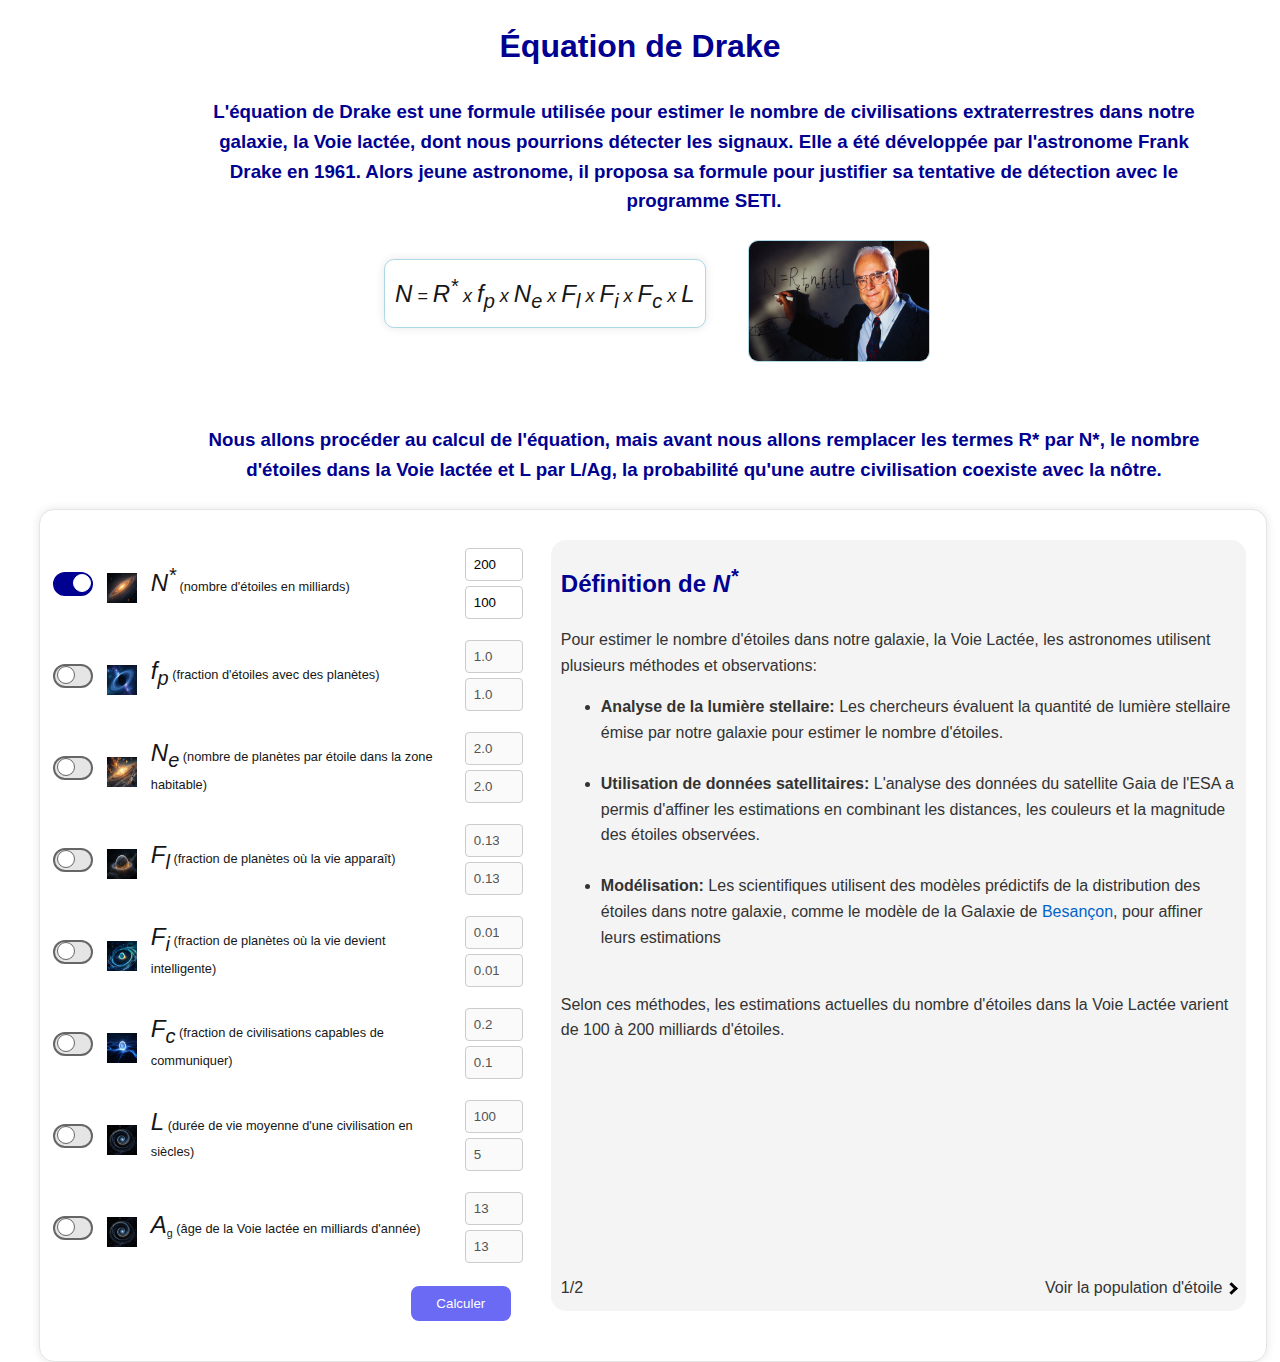
<file: index.html>
<!DOCTYPE html>
<html lang="fr">
<head>
    <meta charset="UTF-8">
    <meta name="viewport" content="width=device-width, initial-scale=1.0">
    <title>Équation de Drake</title>
    <link rel="stylesheet" href="styles.css">
    <link rel="stylesheet" href="switch.css">
    <script src="js/jquery-3.7.1.min.js"></script>
    <script src="js/echarts.min.js"></script>
</head>
<body>
    <h1>Équation de Drake</h1>
    <h3>L'équation de Drake est une formule utilisée pour estimer le nombre de civilisations extraterrestres dans notre galaxie, la Voie lactée, dont nous pourrions détecter les signaux.
    Elle a été développée par l'astronome Frank Drake en 1961. Alors jeune astronome, il proposa sa formule pour justifier sa tentative de détection
	avec le programme SETI.</h3>
    <p class="equation"><i>N</i> =  <i>R<sup>*</sup></i> x  <i>f<sub>p</sub></i> x <i>N<sub>e</sub></i> x <i>F<sub>l</sub></i> x <i>F<sub>i</sub></i> x <i>F<sub>c</sub></i> x <i>L</i></p>
    <img id="portrait" src="images/Drake.jpg" alt="Franck Drake">
    <h3>Nous allons procéder au calcul de l'équation, mais avant nous allons remplacer les termes R* par N*, le nombre d'étoiles dans la Voie lactée et L par L/Ag, la probabilité qu'une autre civilisation coexiste avec la nôtre.</h3>
    <div class="container">
        <div id="drake">
            <div class="form-group" id="r">
                <table>
                    <tr>
                        <td>
                            <label class="switch">
                                <input type="checkbox" id="toggleSwitch-r"  class="input-switch" checked>
                                <span class="slider"></span>
                            </label>
                        </td>
                        <td>
                            <img src="images/R.png" alt="R*">
                        </td>
                        <td>
                            <label for="R" class="td-label"> <i>N<sup>*</sup></i> (nombre d'étoiles en milliards)</label>
                        </td>
                        <td>
                            <input type="number" id="r-optimiste" name="R" step="10" value="200" required class="optimiste">
                            <input type="number" id="r-pessimiste" name="R" step="10" value="100" required class="pessimiste">
                        </td>
                    </tr>
                </table>
            </div>

            <div class="form-group" id="fp">
                <table>
                    <tr>
                        <td>
                            <label class="switch"><input type="checkbox" id="toggleSwitch-fp" class="input-switch"><span class="slider"></span></label>
                        </td>
                        <td>
                            <img src="images/fp.jpg" alt="fp">
                        </td>
                        <td>
                            <label for="fp" class="td-label"> <i>f<sub>p</sub></i> (fraction d'étoiles avec des planètes)</label>
                        </td>
                        <td>
                            <input type="number" id="fp-optimiste" name="fp" step="0.01" value="1.0" required class="optimiste" disabled>
                            <input type="number" id="fp-pessimiste" name="fp" step="0.01" value="1.0" required class="pessimiste" disabled>
                        </td>
                    </tr>
                </table>
            </div>

            <div class="form-group" id="ne">
                <table>
                    <tr>
                        <td>
                            <label class="switch">
                                <input type="checkbox" id="toggleSwitch-ne" class="input-switch">
                                <span class="slider"></span>
                            </label>
                        </td>
                        <td>
                            <img src="images/ne.jpg" alt="ne">
                        </td>
                        <td>
                            <label for="ne" class="td-label"><i>N<sub>e</sub></i> (nombre de planètes par étoile dans la zone habitable)</label>
                        </td>
                        <td>
                            <input type="number" id="ne-optimiste" name="ne" step="0.01" value="2.0" required class="optimiste">
                            <input type="number" id="ne-pessimiste" name="ne" step="0.01" value="2.0" required class="pessimiste">
                        </td>
                    </tr>
                </table>
            </div>

            <div class="form-group" id="fl">
                <table>
                    <tr>
                        <td>
                            <label class="switch">
                                <input type="checkbox" id="toggleSwitch-fl" class="input-switch">
                                <span class="slider"></span>
                            </label>
                        </td>
                        <td>
                            <img src="images/fl.jpg" alt="fl">
                        </td>
                        <td>
                            <label for="fl" class="td-label"><i>F<sub>l</sub></i> (fraction de planètes où la vie apparaît)</label>
                        </td>
                        <td>
                            <input type="number" id="fl-optimiste" name="fl" step="0.01" value="0.13" required class="optimiste">
                            <input type="number" id="fl-pessimiste" name="fl" step="0.01" value="0.13" required class="pessimiste">
                        </td>
                    </tr>
                </table>
            </div>

            <div class="form-group" id="fi">
                <table>
                    <tr>
                        <td>
                            <label class="switch">
                                <input type="checkbox" id="toggleSwitch-fi" class="input-switch">
                                <span class="slider"></span>
                            </label>
                        </td>
                        <td>
                            <img src="images/fi.jpg" alt="fi">
                        </td>
                        <td>
                            <label for="fi" class="td-label"><i>F<sub>i</sub></i> (fraction de planètes où la vie devient intelligente)</label>
                        </td>
                        <td>
                            <input type="number" id="fi-optimiste" name="fi" step="0.01" value="0.01" required class="optimiste">
                            <input type="number" id="fi-pessimiste" name="fi" step="0.01" value="0.01" required class="pessimiste">
                        </td>
                    </tr>
                </table>
            </div>

            <div class="form-group" id="fc">
                <table>
                    <tr>
                        <td>
                            <label class="switch">
                                <input type="checkbox" id="toggleSwitch-fc" class="input-switch">
                                <span class="slider"></span>
                            </label>
                        </td>
                        <td>
                            <img src="images/fc.jpg" alt="fc">
                        </td>
                        <td>
                            <label for="fc" class="td-label"><i>F<sub>c</sub></i> (fraction de civilisations capables de communiquer)</label>
                        </td>
                        <td>
                            <input type="number" id="fc-optimiste" name="fc" step="0.01" value="0.2" required class="optimiste" disabled>
                            <input type="number" id="fc-pessimiste" name="fc" step="0.01" value="0.1" required class="pessimiste" disabled>
                        </td>
                    </tr>
                </table>
            </div>

            <div class="form-group" id="l">
                <table>
                    <tr>
                        <td>
                            <label class="switch">
                                <input type="checkbox" id="toggleSwitch-l" class="input-switch">
                                <span class="slider"></span>
                            </label>
                        </td>
                        <td>
                            <img src="images/L.jpg" alt="L">
                        </td>
                        <td>
                            <label for="L" class="td-label"><i>L</i> (durée de vie moyenne d'une civilisation en siècles)</label>
                        </td>
                        <td>
                            <input type="number" id="l-optimiste" name="L" step="1" value="100" required class="optimiste">
                            <input type="number" id="l-pessimiste" name="L" step="1" value="5" required class="pessimiste">
                        </td>
                    </tr>
                </table>
            </div>

            <div class="form-group" id="a">
                <table>
                    <tr>
                        <td>
                            <label class="switch">
                                <input type="checkbox" id="toggleSwitch-a" class="input-switch">
                                <span class="slider"></span>
                            </label>
                        </td>
                        <td>
                            <img src="images/L.jpg" alt="Ag">
                        </td>
                        <td>
                            <label for="L" class="td-label"><i>A</i><sub>g</sub> (âge de la Voie lactée en milliards d'année)</label>
                        </td>
                        <td>
                            <input type="number" id="a-optimiste" name="A" step="1" value="13" required class="optimiste">
                            <input type="number" id="a-pessimiste" name="A" step="1" value="13" required class="pessimiste">
                        </td>
                    </tr>
                </table>
            </div>

            <button id="calcul">Calculer</button>
            <span id="result"></span>
        </div>
        <div id="explication-r" class="explication">
            <h2>Définition de  <i>N<sup>*</sup></i></h2>
            <p> Pour estimer le nombre d'étoiles dans notre galaxie, la Voie Lactée, les astronomes utilisent plusieurs méthodes et observations:
			<ul>
                <li><b>Analyse de la lumière stellaire:</b> Les chercheurs évaluent la quantité de lumière stellaire émise par notre galaxie pour estimer le nombre d'étoiles.</li><br>
                <li><b>Utilisation de données satellitaires:</b> L'analyse des données du satellite Gaia de l'ESA a permis d'affiner les estimations en combinant les distances, les couleurs et la magnitude des étoiles observées.</li><br>
                <li><b>Modélisation:</b> Les scientifiques utilisent des modèles prédictifs de la distribution des étoiles dans notre galaxie, comme le modèle de la Galaxie de <a href="#" class="fr-link" data-fr-opened="false" aria-controls="modal-besancon">Besançon</a>, pour affiner leurs estimations</li><br>
			</ul>
			<p>Selon ces méthodes, les estimations actuelles du nombre d'étoiles dans la Voie Lactée varient de 100 à 200 milliards d'étoiles.</p>
			<span class="page">1/2</span>
			<span class="next">Voir la population d'étoile <i id="n2" class="arrow right"></i></span>
        </div>
        <div id="explication-n2" class="explication">
			<div id="hr"></div>
			<div id="hr2">
                <ul>
                    <li><b>Type O:</b> ~3x10^<sup>-5</sup>% des étoiles. Etoiles très massives.</li><br>
                    <li><b>Type B:</b> ~0,13% des étoiles. Etoiles massives et chaudes.</li><br>
                    <li><b>Type A:</b> ~0,6% des étoiles. Etoiles de taille moyenne et chaudes.</li><br>
                    <li><b>Type F:</b> ~3% des étoiles. Etoiles de taille moyenne et modérément chaudes.</li><br>
                    <li><b>Type G:</b> ~7,6% des étoiles. Etoiles comme notre Soleil.</li><br>
                    <li><b>Type K:</b> ~12,1% des étoiles. Etoiles plus petites et plus froides que le Soleil.</li><br>
                    <li><b>Type M:</b> ~76,45% des étoiles. Etoiles les plus petites et les plus froides.</li><br>
                </ul>
            </div>
			<span class="page">2/2</span>
			<span class="next"><i id="n1" class="arrow left"></i> Retour</span>
        </div>
        <div id="explication-fp" class="explication" style="display: none";>
            <h2>Définition de <i>f<sub>p</sub></i></h2>
            <p> <i>f<sub>p</sub></i> représente la fraction des étoiles dans la Voie lactée qui possèdent un système planétaire. Depuis la découverte par Michel Mayor et Didier Queloz
                d'une planète orbitant autour de l'étoile 51 Pegasi, le 6 octobre 1995 , on sait qu'il existe des planètes orbitants autour d'autres étoiles.</p>
            <p>Les méthodes pour les détecter sont variés:</p>
            <ul>
                <li><b>Vitesses radiales:</b> mesure des variations périodiques de la vitesse radiale d'une étoile.</li><br>
                <li><b>Transit:</b> détection de la baisse de luminosité d'une étoile.</li><br>
                <li><b>Astrométrie:</b> mesure des petits déplacements cycliques d'une étoile.</li><br>
                <li><b>Microlentilles gravitationnelles:</b> mesure de la déviation de la lumière d'une étoile lointaine par une étoile plus proche et sa planète.</li><br>
                <li><b>Imagerie directe:</b> photographie des exoplanètes par des télescopes très puissants et des techniques avancées comme l'optique adaptative et la coronographie.</li><br>
                <li><b>Variation du moment de transit:</b> détecte des variations dans la périodicité du transit d'une planète connue.</li>
            </ul>
        
            <h2>Valeur estimée de  <i>f<sub>p</sub></i></h2>
            <p>Les estimations de  <i>f<sub>p</sub></i> ont évolué avec les avancées en astronomie et les découvertes d'exoplanètes. Les observations récentes suggèrent que
               <i>f<sub>p</sub></i> pourrait être proche de 1, ce qui signifie que presque toutes les étoiles ont des planètes.</p>
            <div class="sketchfab-embed-wrapper">
                <iframe title="Système 51 Pegasi" frameborder="0" allowfullscreen mozallowfullscreen="true" webkitallowfullscreen="true" allow="autoplay; fullscreen; xr-spatial-tracking" xr-spatial-tracking execution-while-out-of-viewport execution-while-not-rendered web-share src="https://sketchfab.com/models/8b48217b85584af99f2430bdf390d381/embed"> </iframe>
                <p style="font-size: 13px; font-weight: normal; margin: 5px; color: #4A4A4A;">
                    <a href="https://sketchfab.com/3d-models/systeme-51-pegasi-8b48217b85584af99f2430bdf390d381?utm_medium=embed&utm_campaign=share-popup&utm_content=8b48217b85584af99f2430bdf390d381" target="_blank" rel="nofollow" style="font-weight: bold; color: #1CAAD9;"> Système 51 Pegasi </a> by <a href="https://sketchfab.com/pacorama?utm_medium=embed&utm_campaign=share-popup&utm_content=8b48217b85584af99f2430bdf390d381" target="_blank" rel="nofollow" style="font-weight: bold; color: #1CAAD9;"> ExplorNova Studio </a> on <a href="https://sketchfab.com?utm_medium=embed&utm_campaign=share-popup&utm_content=8b48217b85584af99f2430bdf390d381" target="_blank" rel="nofollow" style="font-weight: bold; color: #1CAAD9;">Sketchfab</a></p></div>
                
        </div>
        <div id="explication-ne" class="explication" style="display: none";>
            <h2>Définition de <i>N<sub>e</sub></i></h2>
            <p><i>N<sub>e</sub></i> représente le nombre moyen de planètes ou de satellites par système stellaire dont l'environnement pourrait permettre l'émergence de la vie. La zone habitable, également connue sous le nom de zone de Goldilocks, est la région autour d'une étoile où les conditions sont favorables à l'existence d'eau liquide à la surface d'une planète, ce qui est considéré comme essentiel pour la vie telle que nous la connaissons.</p>
        
            <h2>Mesure de <i>N<sub>e</sub></i></h2>
            <ul>
                <li><b>Limites technologiques:</b> Nos instruments actuels ne permettent pas de détecter toutes les planètes, en particulier les plus petites et les plus éloignées de leur étoile.</li>
                <li><b>Biais de détection:</b> Les méthodes de détection actuelles favorisent la découverte de grandes planètes proches de leur étoile, ce qui peut fausser notre estimation de <i>N<sub>e</sub></i>.</li>
                <li><b>Définition de l'habitabilité:</b> Il n'existe pas de consensus clair sur ce qui constitue une planète "potentiellement habitable", ce qui rend difficile la classification des exoplanètes découvertes.</li>
                <li><b>Variabilité stellaire:</b> La diversité des types d'étoiles, notamment les naines rouges avec leur rayonnement X intense, complique l'évaluation de l'habitabilité des planètes en orbite.</li>
                <li><b>Satellites habitables:</b> La possibilité de vie sur des lunes de planètes géantes gazeuses, comme Europe autour de Jupiter, ajoute une complexité supplémentaire à l'estimation de <i>N<sub>e</sub></i>.</li>
                <li><b>Manque de données à long terme:</b> L'observation des exoplanètes est un domaine relativement récent, ce qui limite notre compréhension de leur stabilité et habitabilité à long terme.</li>
            </ul>
        
            <h2>Valeur estimée de <i>N<sub>e</sub></i></h2>
            <p>Les estimations de <i>N<sub>e</sub></i> varient en fonction des découvertes d'exoplanètes et des modèles de formation planétaire. Les observations récentes suggèrent que <i>N<sub>e</sub></i> pourrait être autour de 0,4 à 2, ce qui signifie qu'en moyenne, chaque étoile pourrait avoir entre 0,4 et 2 planètes dans la zone habitable. Cependant, ces estimations sont encore incertaines et peuvent évoluer avec de nouvelles découvertes.</p>                        
        </div>
        <div id="explication-fl" class="explication" style="display: none";>
            <h2>Définition de <i>F<sub>l</sub></i></h2>
            <p><i>F<sub>l</sub></i> représente la fraction des planètes situées dans la zone habitable autour de leurs étoiles où la vie apparaît effectivement. En d'autres termes, c'est la proportion de planètes habitables où les conditions sont suffisantes pour que la vie émerge.</p>
                
            <h2>Mesure de <i>F<sub>l</sub></i></h2>
            <ul>
                <li><b>Manque de données empiriques:</b> Nous n'avons qu'un seul exemple connu de planète abritant la vie (la Terre), ce qui limite considérablement notre capacité à généraliser.</li>
                <li><b>Incertitude sur les conditions nécessaires:</b> Notre compréhension limitée des conditions exactes requises pour l'apparition de la vie rend difficile l'estimation de <i>F<sub>l</sub></i> sur d'autres planètes.</li>
                <li><b>Biais de sélection:</b> La découverte rapide de la vie sur Terre pourrait suggérer que <i>F<sub>l</sub></i> est élevé, mais cela pourrait être un biais lié à notre unique exemple.</li>
                <li><b>Controverse sur la vie martienne:</b> La présence potentielle de vie primitive sur Mars, si confirmée, aurait un impact majeur sur l'estimation de <i>F<sub>l</sub></i>, mais reste un sujet de débat.</li>
                <li><b>Difficulté de détection:</b> Même si la vie existe ailleurs, sa détection à distance reste un défi technologique considérable, ce qui complique la vérification de toute estimation de <i>F<sub>l</sub></i>.</li>
                <li><b>Variabilité des environnements:</b> La découverte d'organismes extrémophiles sur Terre élargit notre conception des environnements habitables, rendant l'estimation de <i>F<sub>l</sub></i> plus complexe.</li>
            </ul>
        
            <h2>Valeur estimée de <i>F<sub>l</sub></i></h2>
            <p>Les estimations de <i>F<sub>l</sub></i> sont très incertaines et varient considérablement en fonction des hypothèses et des modèles utilisés. Certaines estimations optimistes suggèrent que <i>F<sub>l</sub></i> pourrait être proche de 1, ce qui signifie que la vie apparaît sur presque toutes les planètes habitables. Cependant, des estimations plus conservatrices placent <i>F<sub>l</sub></i> autour de 0,1 ou même moins, reflétant l'incertitude quant aux conditions nécessaires pour l'émergence de la vie.</p>
        </div>
        <div id="explication-fi" class="explication" style="display: none";>
            <h2>Définition de <i>F<sub>i</sub></i></h2>
            <p><i>F<sub>i</sub></i> représente la fraction des planètes où la vie, après être apparue, évolue vers des formes intelligentes. En d'autres termes, c'est la proportion de planètes habitables où des organismes développent des capacités cognitives avancées, telles que la résolution de problèmes, la communication complexe et la création de technologies.</p>
        
            <h2>Mesure de <i>F<sub>i</sub></i></h2>
            <ul>
                <li><b>Manque de données empiriques:</b> Nous n'avons qu'un seul exemple connu de vie intelligente (la nôtre), ce qui rend toute généralisation hautement spéculative.</li>
                <li><b>Définition de l'intelligence:</b> Il n'existe pas de consensus clair sur ce qui constitue une "vie intelligente", compliquant l'estimation de <i>F<sub>i</sub></i>.</li>
                <li><b>Biais anthropique:</b> Notre compréhension de l'intelligence est fortement influencée par notre propre expérience, ce qui peut fausser nos estimations.</li>
                <li><b>Variabilité des conditions planétaires:</b> Les conditions nécessaires au développement de l'intelligence peuvent varier considérablement d'une planète à l'autre.</li>
                <li><b>Incertitude sur le temps nécessaire:</b> Le temps requis pour le développement de l'intelligence est inconnu, rendant difficile l'estimation de <i>F<sub>i</sub></i> sur des échelles de temps astronomiques.</li>
            </ul>
        
            <h2>Valeur estimée de <i>F<sub>i</sub></i></h2>
            <p>Les estimations de <i>F<sub>i</sub></i> sont très incertaines et varient considérablement en fonction des hypothèses et des modèles utilisés. Certaines estimations optimistes suggèrent que <i>F<sub>i</sub></i> pourrait être proche de 1, ce qui signifie que la vie intelligente émerge sur presque toutes les planètes où la vie apparaît. Cependant, des estimations plus conservatrices placent <i>F<sub>i</sub></i> autour de 0,01 ou même moins, reflétant l'incertitude quant aux conditions nécessaires pour l'émergence de l'intelligence.</p>
        </div>
        <div id="explication-fc" class="explication" style="display: none";>
            <h2>Définition de <i>F<sub>c</sub></i></h2>
            <p><i>F<sub>c</sub></i> représente la fraction des civilisations intelligentes qui développent une technologie capable d'émettre des signaux détectables à travers l'espace. En d'autres termes, c'est la proportion de civilisations qui atteignent un niveau technologique suffisant pour envoyer des signaux électromagnétiques que nous pourrions capter avec nos instruments.</p>
        
            <h2>Mesure de <i>F<sub>c</sub></i></h2>
            <ul>
                <li><b>Manque de données empiriques:</b> Nous n'avons qu'un seul exemple connu de civilisation technologique (la nôtre), ce qui rend toute généralisation hautement spéculative.</li>
                <li><b>Définition ambiguë:</b> Il n'existe pas de consensus clair sur ce qui constitue une civilisation "capable et désireuse de communiquer".</li>
                <li><b>Variabilité temporelle:</b> La capacité et le désir de communiquer d'une civilisation peuvent évoluer au fil du temps, rendant <i>F<sub>c</sub></i> difficile à quantifier sur de longues périodes.</li>
                <li><b>Biais anthropique:</b> Notre compréhension de la communication interstellaire est fortement influencée par notre propre expérience et technologie.</li>
                <li><b>Impossibilité d'observation directe:</b> Nous ne pouvons pas observer directement les capacités de communication d'autres civilisations potentielles.</li>
            </ul>
        
            <h2>Valeur estimée de <i>F<sub>c</sub></i></h2>
            <p>Les estimations de <i>F<sub>c</sub></i> sont très incertaines et varient considérablement en fonction des hypothèses et des modèles utilisés. Certaines estimations optimistes suggèrent que <i>F<sub>c</sub></i> pourrait être proche de 1, ce qui signifie que presque toutes les civilisations intelligentes développent des technologies de communication avancées. Cependant, des estimations plus conservatrices placent <i>F<sub>c</sub></i> autour de 0,1 à 0,2, reflétant l'incertitude quant aux conditions nécessaires pour atteindre ce niveau technologique.</p>
        </div>
        <div id="explication-l" class="explication" style="display: none";>
            <h2>Définition de <i>L</i></h2>
            <p><i>L</i> représente la durée moyenne pendant laquelle une civilisation technologiquement avancée émet des signaux détectables. En d'autres termes, c'est le temps pendant lequel une civilisation reste active et capable de communiquer avant de disparaître ou de cesser ses émissions.</p>
        
            <h2>Mesure de <i>L</i></h2>
            <ul>
                <li><b>Limite inférieure basée sur notre civilisation</b>
                    <p>On peut estimer une valeur minimale de <i>L</i> en considérant la période depuis l'avènement de la radioastronomie en 1938 jusqu'à aujourd'hui. En 2017, cela donnait une valeur de L égale à 79 ans.</p>
                </li>
                <li><b>Estimations basées sur les civilisations historiques</b>
                    <p>- Michael Shermer a estimé <i>L</i> à 420 ans en compilant les durées de six civilisations historiques.</p>
                    <p>- En utilisant 28 civilisations plus récentes que l'Empire romain, Shermer a calculé <i>L</i> à environ 304 ans pour les civilisations "modernes".</p>
                </li>
                <li><b>Estimations spéculatives</b>
                    <p>- Drake avait initialement estimé <i>L</i> à 10 000 ans en 1963.</p>
                    <p>- Certaines estimations plus optimistes considèrent des durées allant jusqu'à 100 000 ans.</p>
                </li>
                <li><b>Défis majeurs</b>
                    <p>- Manque de données empiriques:</b> Nous n'avons qu'un seul exemple de civilisation technologique.</p>
                    <p>- Incertitude sur la longévité future:</b> Il est difficile de prédire combien de temps notre propre civilisation persistera.</p>
                </li>
                <li><b>Variabilité potentielle</b>
                    <p>La durée de vie des civilisations extraterrestres pourrait être très différente de la nôtre.</p>
                </li>
            </ul>
        
            <h2>Valeur estimée de <i>L</i></h2>
            <p>Les estimations de <i>L</i> sont très incertaines et varient considérablement en fonction des hypothèses et des modèles utilisés. Certaines estimations optimistes suggèrent que <i>L</i> pourrait être de l'ordre de plusieurs millions d'années, ce qui signifie que les civilisations technologiquement avancées pourraient exister pendant de très longues périodes. Cependant, des estimations plus conservatrices placent <i>L</i> autour de 100 à 1 000 ans, reflétant l'incertitude quant à la durabilité des civilisations technologiques.</p>
        </div>
    </div>
    <div class="fr-modal" id="modal-besancon" role="dialog" aria-labelledby="modal-title-besancon">
        <div class="fr-container fr-container--fluid fr-container-md">
            <div class="fr-grid-row fr-grid-row-gutters">
                <div class="fr-col-12 fr-col-md-8 fr-col-lg-6">
                    <div class="fr-modal__body">
                        <div class="fr-modal__header fr-p-3v fr-border-bottom">
                            <h2 id="modal-title-besancon" class="fr-modal__title">
                                <span class="fr-icon-arrow-right-line fr-icon--lg"></span>
                                Modèle de la Galaxie de Besançon
                            </h2>
                            <button class="fr-btn fr-btn--close" aria-label="Fermer" title="Fermer">
                                <span class="fr-icon-close-line"></span>
                            </button>
                        </div>
                        <hr>
                        <div class="fr-modal__content fr-p-3v">
                            <img src="images/besancon.jpg" alt="Modèle de la Galaxie de Besançon" style="width: 500px; height: auto;">
                            <p>Le modèle de la Galaxie de Besançon est un modèle numérique sophistiqué qui simule la structure et l'évolution de la Voie lactée. Il permet de prédire la distribution des étoiles, leur âge, leur composition chimique et leur mouvement dans notre galaxie.</p>
                        </div>
                        <hr>
                        <div class="fr-modal__footer fr-p-3v fr-border-top">
                            <div class="fr-grid-row">
                                <div class="fr-col-12">
                                    <p class="fr-text--sm fr-text--italic fr-text--alt">
                                        <span>Sources : Observatoire de Besançon, CNRS - Institut UTINAM, Publications scientifiques sur la modélisation galactique</span>
                                    </p>
                                </div>
                            </div>
                        </div>
                    </div>
                </div>
            </div>
        </div>
    </div>
    <script src="script.js"></script>
</body>
</html>
</file>
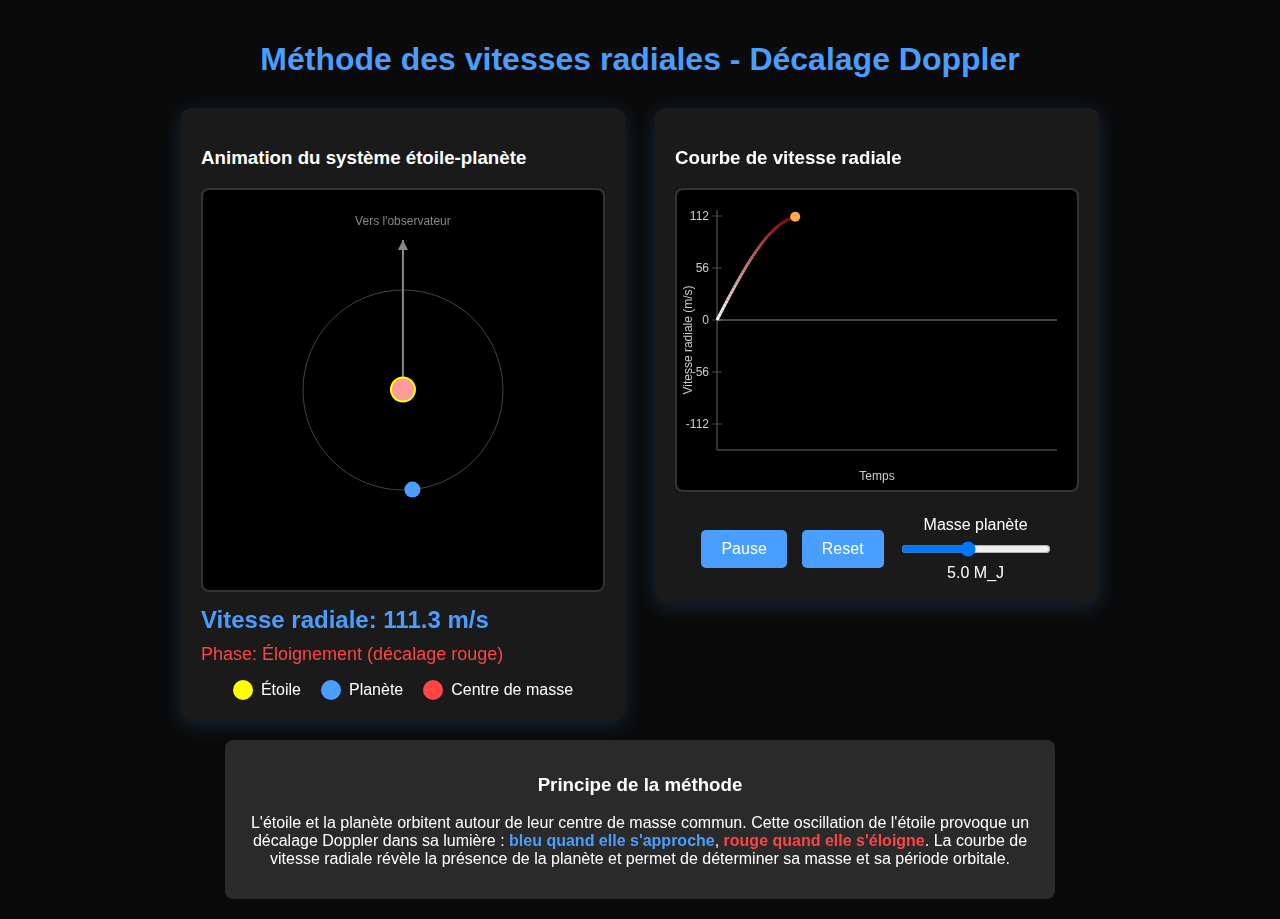
<file: doppler_exoplanet_viz.html>
<!DOCTYPE html>
<html lang="fr">
<head>
    <meta charset="UTF-8">
    <meta name="viewport" content="width=device-width, initial-scale=1.0">
    <title>Méthode des vitesses radiales - Décalage Doppler</title>
    <style>
        body {
            font-family: Arial, sans-serif;
            background: #0a0a0a;
            color: #ffffff;
            margin: 0;
            padding: 20px;
            display: flex;
            flex-direction: column;
            align-items: center;
        }
        
        h1 {
            text-align: center;
            color: #4a9eff;
            margin-bottom: 30px;
        }
        
        .container {
            display: flex;
            gap: 30px;
            align-items: flex-start;
            flex-wrap: wrap;
            justify-content: center;
        }
        
        .animation-panel {
            background: #1a1a1a;
            border-radius: 10px;
            padding: 20px;
            box-shadow: 0 4px 20px rgba(74, 158, 255, 0.2);
        }
        
        .graph-panel {
            background: #1a1a1a;
            border-radius: 10px;
            padding: 20px;
            box-shadow: 0 4px 20px rgba(74, 158, 255, 0.2);
        }
        
        canvas {
            border: 2px solid #333;
            border-radius: 8px;
            background: #000;
        }
        
        .controls {
            margin-top: 20px;
            display: flex;
            gap: 15px;
            align-items: center;
            flex-wrap: wrap;
            justify-content: center;
        }
        
        button {
            background: #4a9eff;
            color: white;
            border: none;
            padding: 10px 20px;
            border-radius: 5px;
            cursor: pointer;
            font-size: 16px;
            transition: background 0.3s;
        }
        
        button:hover {
            background: #3a7edf;
        }
        
        button:disabled {
            background: #666;
            cursor: not-allowed;
        }
        
        .info-box {
            background: #2a2a2a;
            border-radius: 8px;
            padding: 15px;
            margin-top: 20px;
            max-width: 800px;
            text-align: center;
        }
        
        .velocity-display {
            font-size: 24px;
            font-weight: bold;
            color: #4a9eff;
            margin: 10px 0;
        }
        
        .legend {
            display: flex;
            justify-content: center;
            gap: 20px;
            margin-top: 15px;
            flex-wrap: wrap;
        }
        
        .legend-item {
            display: flex;
            align-items: center;
            gap: 8px;
        }
        
        .legend-color {
            width: 20px;
            height: 20px;
            border-radius: 50%;
        }
        
        .slider-container {
            display: flex;
            flex-direction: column;
            align-items: center;
            gap: 5px;
        }
        
        input[type="range"] {
            width: 150px;
        }
        
        .phase-indicator {
            margin-top: 10px;
            font-size: 18px;
            color: #ffaa4a;
        }
    </style>
</head>
<body>
    <h1>Méthode des vitesses radiales - Décalage Doppler</h1>
    
    <div class="container">
        <div class="animation-panel">
            <h3>Animation du système étoile-planète</h3>
            <canvas id="orbitCanvas" width="400" height="400"></canvas>
            <div class="velocity-display" id="velocityDisplay">Vitesse radiale: 0.0 m/s</div>
            <div class="phase-indicator" id="phaseIndicator">Phase: Approche</div>
            
            <div class="legend">
                <div class="legend-item">
                    <div class="legend-color" style="background: #ffff00;"></div>
                    <span>Étoile</span>
                </div>
                <div class="legend-item">
                    <div class="legend-color" style="background: #4a9eff;"></div>
                    <span>Planète</span>
                </div>
                <div class="legend-item">
                    <div class="legend-color" style="background: #ff4444;"></div>
                    <span>Centre de masse</span>
                </div>
            </div>
        </div>
        
        <div class="graph-panel">
            <h3>Courbe de vitesse radiale</h3>
            <canvas id="graphCanvas" width="400" height="300"></canvas>
            <div class="controls">
                <button id="playPause">Pause</button>
                <button id="reset">Reset</button>
                <div class="slider-container">
                    <label>Masse planète</label>
                    <input type="range" id="massSlider" min="1" max="10" value="5" step="0.5">
                    <span id="massValue">5.0 M_J</span>
                </div>
            </div>
        </div>
    </div>
    
    <div class="info-box">
        <h3>Principe de la méthode</h3>
        <p>L'étoile et la planète orbitent autour de leur centre de masse commun. Cette oscillation de l'étoile 
        provoque un décalage Doppler dans sa lumière : <strong style="color: #4a9eff;">bleu quand elle s'approche</strong>, 
        <strong style="color: #ff4444;">rouge quand elle s'éloigne</strong>. La courbe de vitesse radiale révèle 
        la présence de la planète et permet de déterminer sa masse et sa période orbitale.</p>
    </div>

    <script>
        const orbitCanvas = document.getElementById('orbitCanvas');
        const graphCanvas = document.getElementById('graphCanvas');
        const orbitCtx = orbitCanvas.getContext('2d');
        const graphCtx = graphCanvas.getContext('2d');
        
        let time = 0;
        let isPlaying = true;
        let velocityHistory = [];
        let timeHistory = [];
        let maxHistoryLength = 200;
        
        // Paramètres physiques
        let planetMass = 5.0; // En masses de Jupiter
        const stellarMass = 1.0; // Masse solaire
        const orbitalRadius = 100; // pixels
        const period = 200; // frames pour une orbite complète
        
        // Éléments DOM
        const playPauseBtn = document.getElementById('playPause');
        const resetBtn = document.getElementById('reset');
        const massSlider = document.getElementById('massSlider');
        const massValue = document.getElementById('massValue');
        const velocityDisplay = document.getElementById('velocityDisplay');
        const phaseIndicator = document.getElementById('phaseIndicator');
        
        // Calcul du rayon de l'oscillation stellaire
        function getStellarOscillationRadius() {
            // Rayon d'oscillation basé sur le rapport des masses
            return orbitalRadius * (planetMass * 0.001) / (stellarMass + planetMass * 0.001);
        }
        
        // Calcul de la vitesse radiale
        function getRadialVelocity(angle) {
            const maxVelocity = 50 * Math.sqrt(planetMass); // Vitesse max en m/s
            return maxVelocity * Math.sin(angle);
        }
        
        function drawOrbitAnimation() {
            orbitCtx.clearRect(0, 0, orbitCanvas.width, orbitCanvas.height);
            
            const centerX = orbitCanvas.width / 2;
            const centerY = orbitCanvas.height / 2;
            const angle = (time * 2 * Math.PI) / period;
            
            // Position de la planète
            const planetX = centerX + orbitalRadius * Math.cos(angle);
            const planetY = centerY + orbitalRadius * Math.sin(angle);
            
            // Position de l'étoile (oscillation)
            const stellarRadius = getStellarOscillationRadius();
            const stellarX = centerX - stellarRadius * Math.cos(angle);
            const stellarY = centerY - stellarRadius * Math.sin(angle);
            
            // Centre de masse
            orbitCtx.fillStyle = '#ff4444';
            orbitCtx.beginPath();
            orbitCtx.arc(centerX, centerY, 3, 0, 2 * Math.PI);
            orbitCtx.fill();
            
            // Orbite de la planète
            orbitCtx.strokeStyle = '#444';
            orbitCtx.lineWidth = 1;
            orbitCtx.beginPath();
            orbitCtx.arc(centerX, centerY, orbitalRadius, 0, 2 * Math.PI);
            orbitCtx.stroke();
            
            // Orbite de l'étoile
            orbitCtx.strokeStyle = '#666';
            orbitCtx.beginPath();
            orbitCtx.arc(centerX, centerY, stellarRadius, 0, 2 * Math.PI);
            orbitCtx.stroke();
            
            // Ligne vers l'observateur
            orbitCtx.strokeStyle = '#888';
            orbitCtx.lineWidth = 2;
            orbitCtx.beginPath();
            orbitCtx.moveTo(stellarX, stellarY);
            orbitCtx.lineTo(stellarX, 50);
            orbitCtx.stroke();
            
            // Flèche vers observateur
            orbitCtx.fillStyle = '#888';
            orbitCtx.beginPath();
            orbitCtx.moveTo(stellarX - 5, 60);
            orbitCtx.lineTo(stellarX + 5, 60);
            orbitCtx.lineTo(stellarX, 50);
            orbitCtx.fill();
            
            // Texte "Vers l'observateur"
            orbitCtx.fillStyle = '#888';
            orbitCtx.font = '12px Arial';
            orbitCtx.textAlign = 'center';
            orbitCtx.fillText('Vers l\'observateur', stellarX, 35);
            
            // Planète
            orbitCtx.fillStyle = '#4a9eff';
            orbitCtx.beginPath();
            orbitCtx.arc(planetX, planetY, 8, 0, 2 * Math.PI);
            orbitCtx.fill();
            
            // Étoile avec couleur Doppler
            const velocity = getRadialVelocity(angle);
            let stellarColor;
            if (velocity > 0) {
                // S'éloigne - décalage vers le rouge
                const intensity = Math.min(Math.abs(velocity) / 50, 1);
                stellarColor = `rgb(255, ${255 - intensity * 100}, ${255 - intensity * 100})`;
            } else {
                // S'approche - décalage vers le bleu
                const intensity = Math.min(Math.abs(velocity) / 50, 1);
                stellarColor = `rgb(${255 - intensity * 100}, ${255 - intensity * 100}, 255)`;
            }
            
            orbitCtx.fillStyle = stellarColor;
            orbitCtx.beginPath();
            orbitCtx.arc(stellarX, stellarY, 12, 0, 2 * Math.PI);
            orbitCtx.fill();
            
            // Bordure de l'étoile
            orbitCtx.strokeStyle = '#ffff00';
            orbitCtx.lineWidth = 2;
            orbitCtx.stroke();
            
            // Mise à jour des affichages
            velocityDisplay.textContent = `Vitesse radiale: ${velocity.toFixed(1)} m/s`;
            
            if (velocity > 5) {
                phaseIndicator.textContent = 'Phase: Éloignement (décalage rouge)';
                phaseIndicator.style.color = '#ff4444';
            } else if (velocity < -5) {
                phaseIndicator.textContent = 'Phase: Approche (décalage bleu)';
                phaseIndicator.style.color = '#4a9eff';
            } else {
                phaseIndicator.textContent = 'Phase: Vitesse tangentielle';
                phaseIndicator.style.color = '#ffaa4a';
            }
        }
        
        function drawGraph() {
            graphCtx.clearRect(0, 0, graphCanvas.width, graphCanvas.height);
            
            // Axes
            graphCtx.strokeStyle = '#666';
            graphCtx.lineWidth = 1;
            
            // Axe X (temps)
            graphCtx.beginPath();
            graphCtx.moveTo(40, graphCanvas.height - 40);
            graphCtx.lineTo(graphCanvas.width - 20, graphCanvas.height - 40);
            graphCtx.stroke();
            
            // Axe Y (vitesse)
            graphCtx.beginPath();
            graphCtx.moveTo(40, 20);
            graphCtx.lineTo(40, graphCanvas.height - 40);
            graphCtx.stroke();
            
            // Labels
            graphCtx.fillStyle = '#ccc';
            graphCtx.font = '12px Arial';
            graphCtx.textAlign = 'center';
            graphCtx.fillText('Temps', graphCanvas.width / 2, graphCanvas.height - 10);
            
            graphCtx.save();
            graphCtx.translate(15, graphCanvas.height / 2);
            graphCtx.rotate(-Math.PI / 2);
            graphCtx.fillText('Vitesse radiale (m/s)', 0, 0);
            graphCtx.restore();
            
            // Graduations Y
            const maxVel = 50 * Math.sqrt(planetMass);
            const yCenter = (graphCanvas.height - 40) / 2;
            
            for (let i = -1; i <= 1; i += 0.5) {
                const y = yCenter - (i * yCenter * 0.8);
                const vel = i * maxVel;
                
                graphCtx.strokeStyle = '#444';
                graphCtx.beginPath();
                graphCtx.moveTo(35, y);
                graphCtx.lineTo(45, y);
                graphCtx.stroke();
                
                graphCtx.fillStyle = '#ccc';
                graphCtx.textAlign = 'right';
                graphCtx.fillText(vel.toFixed(0), 32, y + 4);
            }
            
            // Ligne zéro
            graphCtx.strokeStyle = '#888';
            graphCtx.lineWidth = 1;
            graphCtx.beginPath();
            graphCtx.moveTo(40, yCenter);
            graphCtx.lineTo(graphCanvas.width - 20, yCenter);
            graphCtx.stroke();
            
            // Courbe de vitesse avec couleurs Doppler
            if (velocityHistory.length > 1) {
                graphCtx.lineWidth = 3;
                
                for (let i = 0; i < velocityHistory.length - 1; i++) {
                    const x1 = 40 + (i / maxHistoryLength) * (graphCanvas.width - 60);
                    const y1 = yCenter - (velocityHistory[i] / maxVel) * yCenter * 0.8;
                    const x2 = 40 + ((i + 1) / maxHistoryLength) * (graphCanvas.width - 60);
                    const y2 = yCenter - (velocityHistory[i + 1] / maxVel) * yCenter * 0.8;
                    
                    // Couleur basée sur la vitesse radiale avec dégradé bleu-blanc-rouge
                    const velocity = velocityHistory[i];
                    const normalizedVel = velocity / maxVel; // -1 à +1
                    
                    // Conversion en valeur 0-1 pour le dégradé
                    const gradientValue = (normalizedVel + 1) / 2; // 0 = bleu foncé, 0.5 = blanc, 1 = rouge foncé
                    
                    let r, g, b;
                    
                    if (gradientValue < 0.5) {
                        // Transition bleu foncé -> blanc
                        const t = gradientValue * 2; // 0 à 1
                        r = Math.floor(0 + t * 255);      // 0 -> 255
                        g = Math.floor(0 + t * 255);      // 0 -> 255
                        b = Math.floor(139 + t * 116);    // 139 -> 255 (bleu foncé vers blanc)
                    } else {
                        // Transition blanc -> rouge foncé
                        const t = (gradientValue - 0.5) * 2; // 0 à 1
                        r = Math.floor(255 - t * 116);    // 255 -> 139 (blanc vers rouge foncé)
                        g = Math.floor(255 - t * 255);    // 255 -> 0
                        b = Math.floor(255 - t * 255);    // 255 -> 0
                    }
                    
                    graphCtx.strokeStyle = `rgb(${r}, ${g}, ${b})`;
                    
                    graphCtx.beginPath();
                    graphCtx.moveTo(x1, y1);
                    graphCtx.lineTo(x2, y2);
                    graphCtx.stroke();
                }
                
                // Point actuel
                const currentX = 40 + ((velocityHistory.length - 1) / maxHistoryLength) * (graphCanvas.width - 60);
                const currentY = yCenter - (velocityHistory[velocityHistory.length - 1] / maxVel) * yCenter * 0.8;
                
                graphCtx.fillStyle = '#ffaa4a';
                graphCtx.beginPath();
                graphCtx.arc(currentX, currentY, 5, 0, 2 * Math.PI);
                graphCtx.fill();
            }
        }
        
        function animate() {
            if (isPlaying) {
                const angle = (time * 2 * Math.PI) / period;
                const velocity = getRadialVelocity(angle);
                
                velocityHistory.push(velocity);
                timeHistory.push(time);
                
                if (velocityHistory.length > maxHistoryLength) {
                    velocityHistory.shift();
                    timeHistory.shift();
                }
                
                time++;
            }
            
            drawOrbitAnimation();
            drawGraph();
            
            requestAnimationFrame(animate);
        }
        
        // Contrôles
        playPauseBtn.addEventListener('click', () => {
            isPlaying = !isPlaying;
            playPauseBtn.textContent = isPlaying ? 'Pause' : 'Play';
        });
        
        resetBtn.addEventListener('click', () => {
            time = 0;
            velocityHistory = [];
            timeHistory = [];
        });
        
        massSlider.addEventListener('input', (e) => {
            planetMass = parseFloat(e.target.value);
            massValue.textContent = `${planetMass.toFixed(1)} M_J`;
        });
        
        // Démarrage
        animate();
    </script>
</body>
</html>
</file>
<file: styles.css>
:root {
    --primary-color: #000091;
    --secondary-color: #6a6af4;
    --accent-color: #e3e3fd;
    --text-color: #161616;
    --text-light: #3a3a3a;
    --space-gradient: #ffffff;
    --border-color: #e5e5e5;
    --background-color: #ffffff;
    --shadow: 0 0 10px rgba(0, 0, 0, 0.1);
    --border-radius: 8px;
    --spacing-sm: 5px;
    --spacing-md: 10px;
    --spacing-lg: 20px;
}

body {
    background: var(--background-color);
    color: var(--text-color);
    font-family: 'Marianne', Arial, sans-serif;
    line-height: 1.6;
    margin: 0;
    padding: 0;
    justify-content: center;
    align-items: center;
}

.container {
    margin: 0 auto;
    padding: 2rem;
    background: var(--background-color);
    border-radius: 15px;
    box-shadow: var(--shadow);
    border: 1px solid var(--border-color);
    padding: var(--spacing-lg) 0 var(--spacing-lg) var(--spacing-md);
    width: 95%;
    display: flex;
    left: 1%;
    position: relative;
}

h1, h2, h3 {
    color: var(--primary-color);
    font-weight: 700;
    margin-bottom: 1.5rem;
}

h1 {
    text-align: center;
}

h3 {
    text-align: center;
    padding-left: 5%;
    padding-right: 5%;
	width: 80%;
    left: 10%;
    position: relative;
}

#drake {
    display: flex;
    flex-direction: column;
    width: 40%;
}

.form-group {
    /*display: flex;*/
    align-items: center;
    margin-top: 10px;
	font-size: 1vw;
}

.form-group img {
    width: 30px;
    height: 30px;
    margin-right: 10px;
    position: relative;
    top: 10px;
}

label {
    margin-right: 10px;
    white-space: normal;
    word-wrap: break-word;
    max-width: 200px;
    display: inline-block;
}

input {
    padding: 8px;
    margin-top: 5px;
    border: 1px solid #ccc;
    border-radius: 4px;
    flex-grow: 1;
    width: 40px;
    float: right;
    margin-right: 5px;
}

#calcul {
    margin-top: var(--spacing-lg);
    padding: var(--spacing-md);
    background-color: var(--secondary-color);
    color: white;
    border: none;
    border-radius: var(--border-radius);
    cursor: pointer;
    transition: background-color 0.3s ease;
    width: 100px;
    position: relative;
    left: calc(100% - 120px);
}

#calcul:hover {
    background-color: var(--primary-color);
}

#result {
    margin-top: 20px;
    text-align: center;
    font-size: 1.2em;
}

img {
    width: 12px;
    height: 12px;
}

.explication {
    font-family: Arial, sans-serif;
    margin: 20px;
    background-color: #f4f4f4;
    color: #333;
    width: 60%;
    border-radius: 15px;
    padding-left: 10px;
    padding-right: 10px;
    top: -10px;
    position: relative;
}
.explication>h1 {
    color: #4CAF50;
}
.explication>p {
    line-height: 1.6;
}
.equation {
    background-color: white;
    padding: 10px;
    border: 1px solid lightblue;
    border-radius: 10px;
    display: inline-block;
    position: relative;
    left: 30%;
    top: -60px;
    font-weight: normal;
    font-size: large;
    font-family: 'Arial', sans-serif;
    font-style: italic;
    box-shadow: 0 0 10px rgba(0, 0, 0, 0.1);
}

i {
    font-size: 24px;
}

#portrait {
    width: 180px;
    height: 120px;
    position: relative;
    left: 33%;
    border: 1px solid lightblue;
    border-radius: 10px;
}

.page {
	position: absolute;
	bottom: 10px;
	left: 10px;
}

.next {
	position: absolute;
	bottom: 10px;
	right: 10px;
}

.arrow {
  border: solid black;
  border-width: 0 3px 3px 0;
  display: inline-block;
  padding: 3px;
}

.right {
  transform: rotate(-45deg);
  -webkit-transform: rotate(-45deg);
}

.left {
  transform: rotate(135deg);
  -webkit-transform: rotate(135deg);
}

.up {
  transform: rotate(-135deg);
  -webkit-transform: rotate(-135deg);
}

.down {
  transform: rotate(45deg);
  -webkit-transform: rotate(45deg);
}

#hr {
	width: 700px;
	height: 400px;
    top: 20px
}

#hr2 {
    /*position: relative;*/
    width: 700px;
    top: -555px;
    left: 550px;
}

@media (max-width: 768px) {
    .container {
        flex-direction: column;
        padding: var(--spacing-md);
        width: 90%;
    }
    
    #drake {
        width: 100% !important;
    }
    
    .explication {
        width: 100% !important;
        margin: var(--spacing-md) 0 !important;
    }
    
    .form-group {
        font-size: 14px !important;
    }
    
    input {
        width: 20% !important;
    }
}

.td-label {
    min-width: 300px;
}

/* Styles pour la popup DSFR */
.fr-modal {
    position: fixed;
    top: 0;
    left: 0;
    width: 100%;
    height: 100%;
    background-color: rgba(0, 0, 0, 0.5);
    display: none;
    z-index: 1000;
    opacity: 0;
    transition: opacity 0.3s ease-in-out;
}

.fr-modal[aria-hidden="false"] {
    display: block;
    opacity: 1;
}

.fr-modal__body {
    position: relative;
    background-color: #fff;
    margin: 2rem auto;
    padding: 1.5rem;
    border-radius: 4px;
    box-shadow: 0 4px 6px rgba(0, 0, 0, 0.1);
    max-width: 600px;
}

.fr-modal__header {
    margin-bottom: 1rem;
    display: flex;
    justify-content: space-between;
    align-items: center;
}

.fr-modal__title {
    font-size: 1.5rem;
    font-weight: 700;
    color: #1e1e1e;
    margin: 0;
    display: flex;
    align-items: center;
    gap: 0.5rem;
}

.fr-modal__content {
    color: #383838;
    line-height: 1.5;
}

.fr-link {
    color: #0063cb;
    text-decoration: none;
    cursor: pointer;
}

.fr-link:hover {
    color: #004494;
    text-decoration: none;
}

.fr-modal__footer {
  font-style: italic;
  font-size: 10px;
  color: gray;
}

/* Animation d'entrée */
@keyframes modalFadeIn {
    from {
        opacity: 0;
        transform: translateY(-20px);
    }
    to {
        opacity: 1;
        transform: translateY(0);
    }
}

.fr-modal[aria-hidden="false"] .fr-modal__body {
    animation: modalFadeIn 0.3s ease-out forwards;
}

.fr-btn--close {
    background: transparent;
    border: none;
    padding: 0.5rem;
    cursor: pointer;
    color: #666;
    transition: color 0.2s ease;
    display: flex;
    align-items: center;
    justify-content: center;
}

.fr-btn--close:hover {
    color: #000;
}

.fr-icon-close-line {
    font-size: 1.5rem;
    line-height: 1;
}

.fr-icon-close-line::before {
    content: "×";
    font-size: 2rem;
    line-height: 1;
    font-weight: 300;
}
</file>
<file: switch.css>
/* Style pour le switch */
.switch {
    position: relative;
    top: 6px;
    display: inline-block;
    width: 40px;
    height: 24px;
}

.switch input {
    opacity: 0;
    width: 0;
    height: 0;
}

.slider {
    position: absolute;
    cursor: pointer;
    top: 0;
    left: 0;
    right: 0;
    bottom: 0;
    background-color: #e5e5e5;
    transition: .2s;
    border-radius: 24px;
    border: 2px solid #666666;
}

.slider:before {
    position: absolute;
    content: "";
    height: 16px;
    width: 16px;
    left: 2px;
    bottom: 2px;
    background-color: white;
    transition: .2s;
    border-radius: 50%;
    border: 1px solid #666666;
}

input:checked + .slider {
    background-color: #000091;
    border-color: #000091;
}

input:checked + .slider:before {
    transform: translateX(16px);
    background-color: white;
    border-color: white;
}

input:focus + .slider {
    box-shadow: 0 0 0 2px #e3e3fd;
}

.switch:hover .slider {
    background-color: #cecece;
}

input:checked:hover + .slider {
    background-color: #6a6af4;
}
</file>
